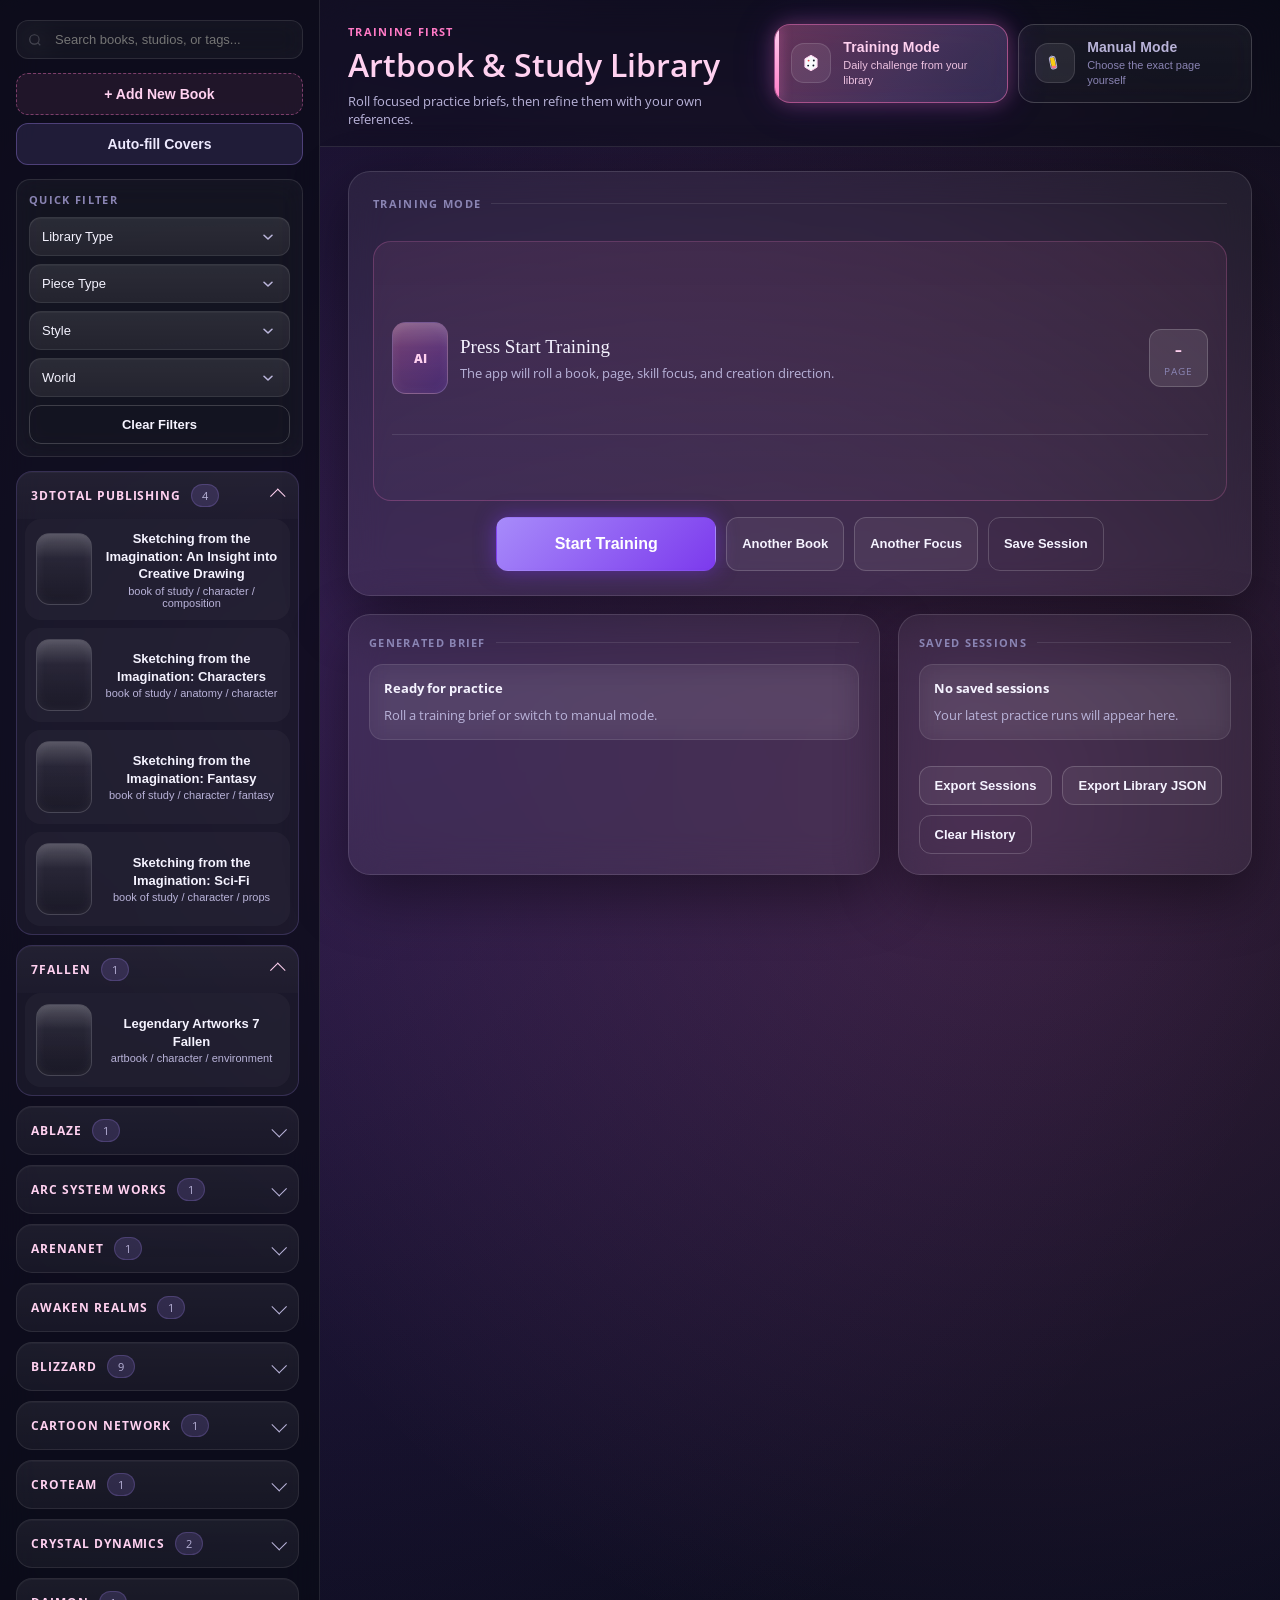
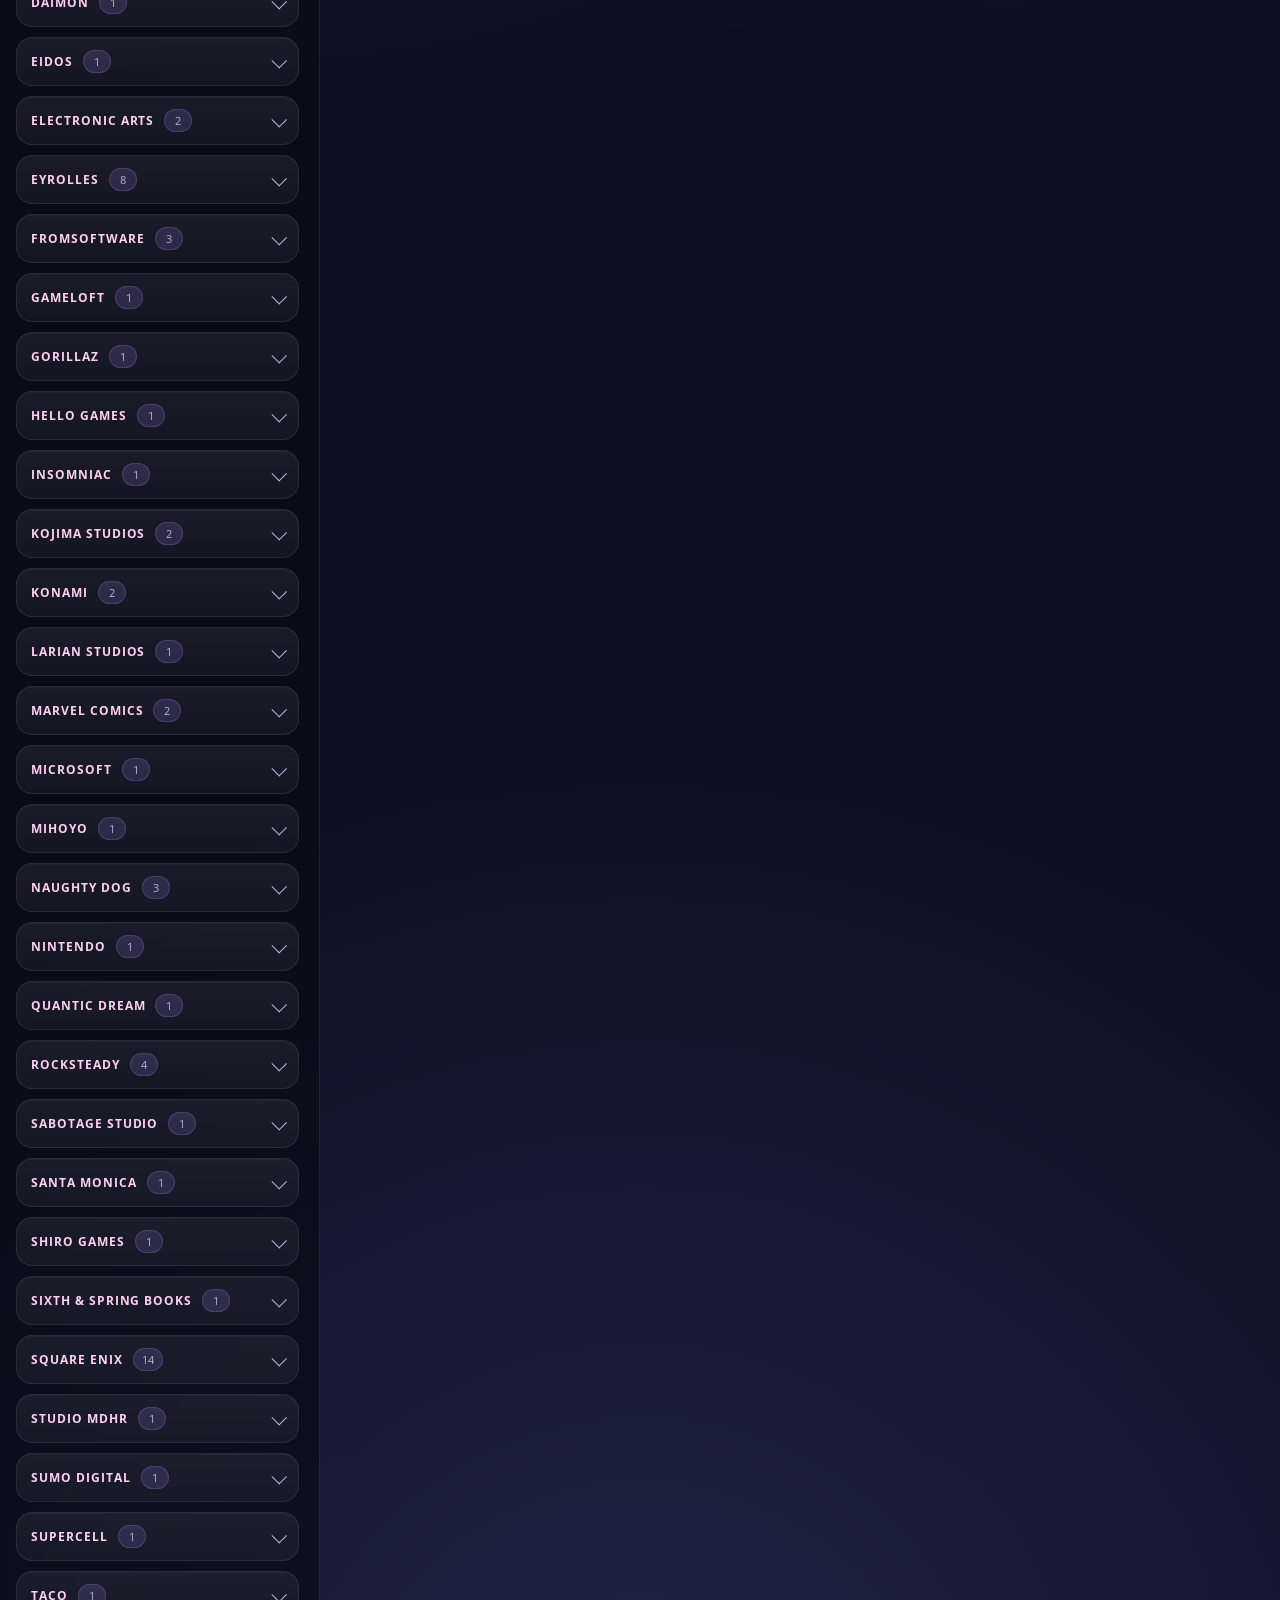
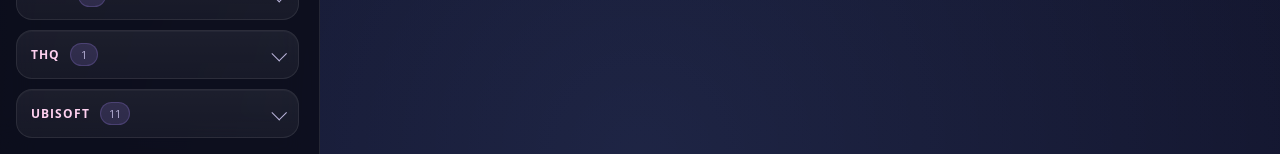
<file: index.html>
﻿<!DOCTYPE html>
<html lang="en">
<head>
  <meta charset="UTF-8">
  <meta http-equiv="refresh" content="0; url=./app.html">
  <meta name="viewport" content="width=device-width, initial-scale=1.0">
  <title>Redirecting...</title>
</head>
<body>
  <p>Redirecting to <a href="./app.html">app.html</a>...</p>
</body>
</html>
</file>
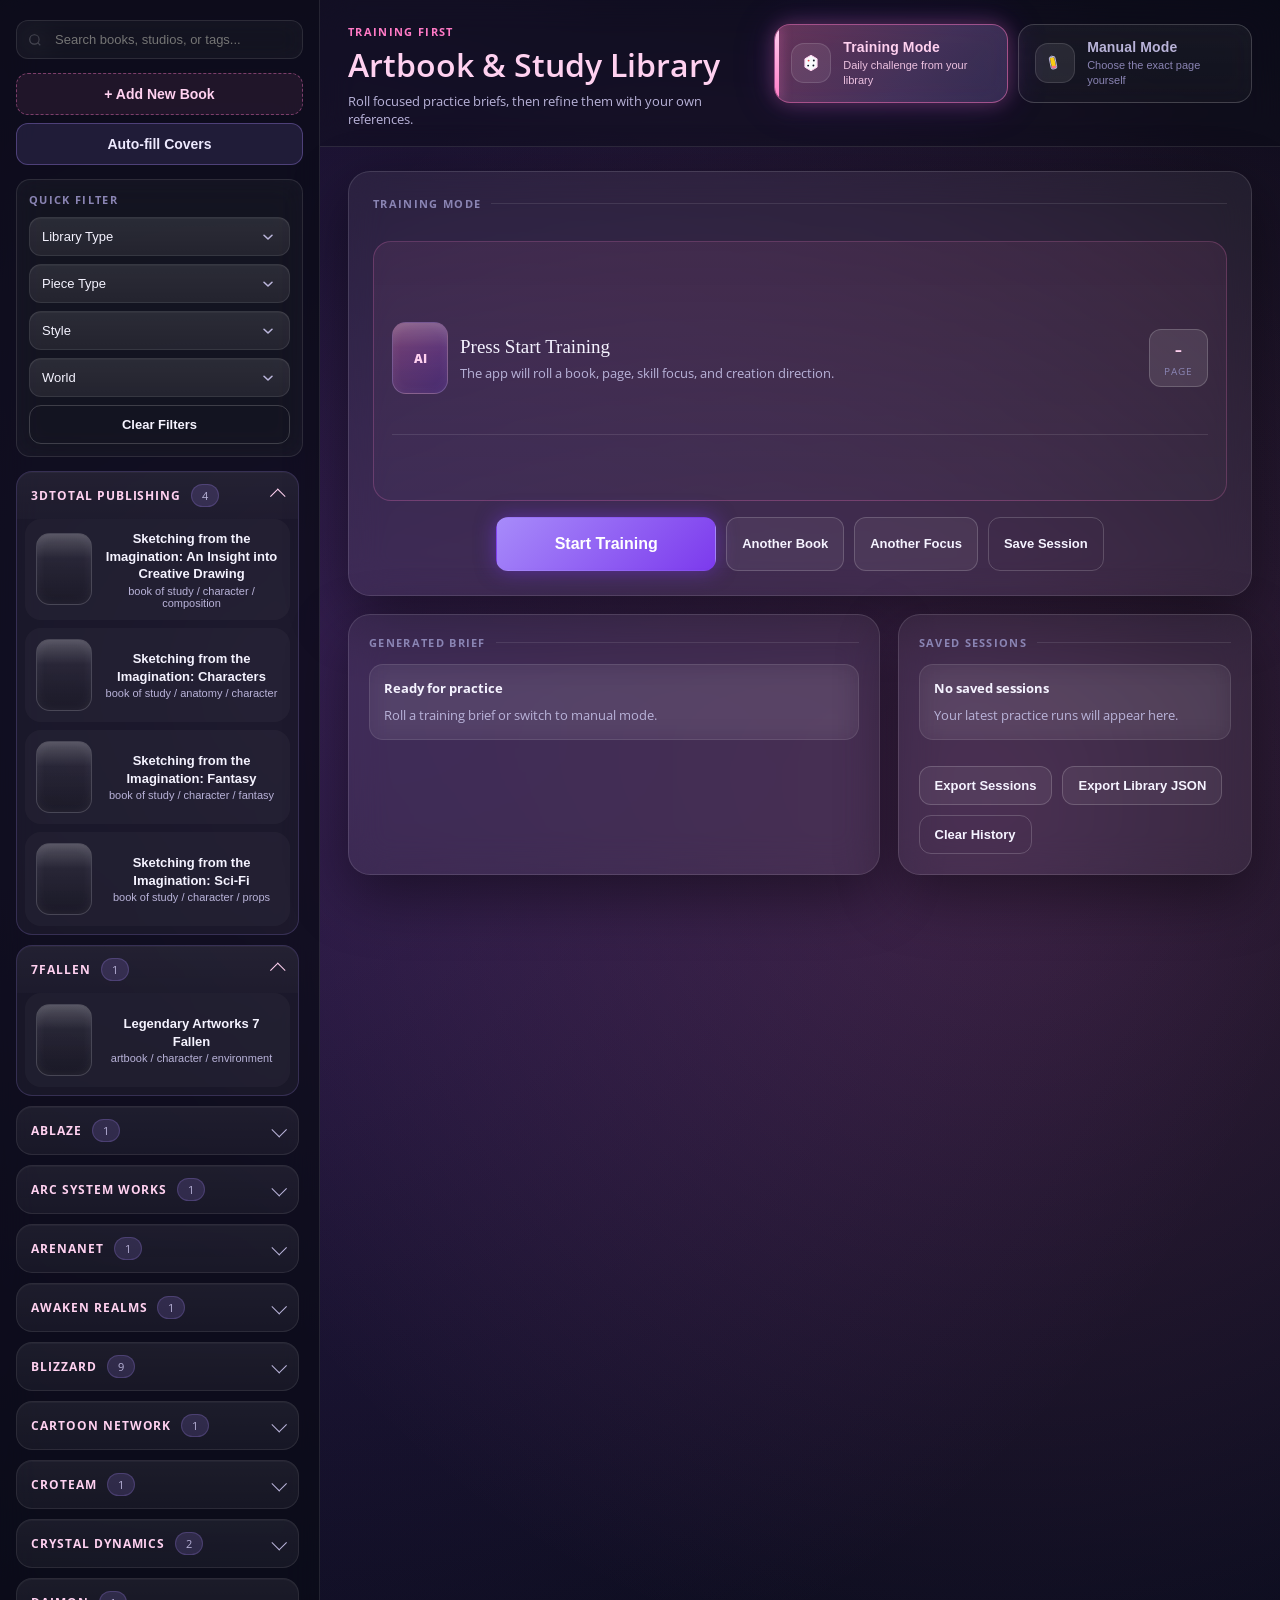
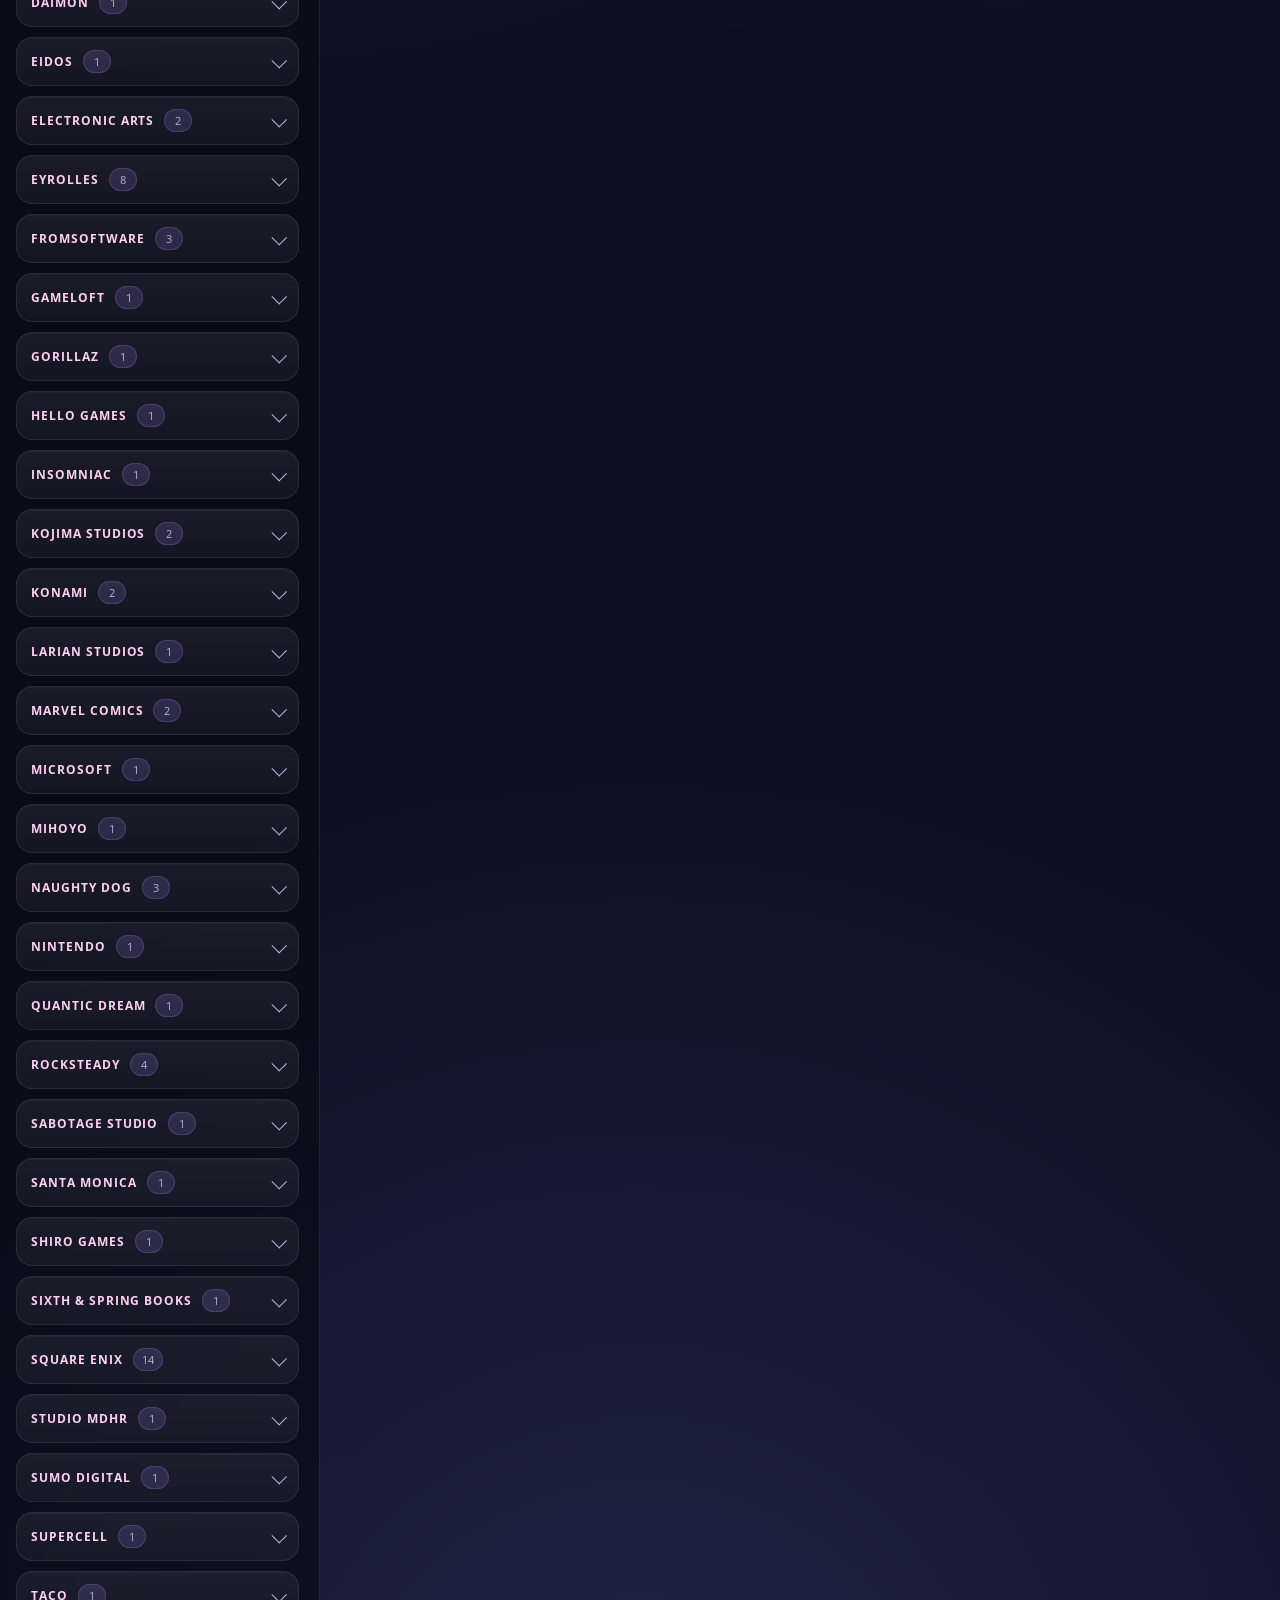
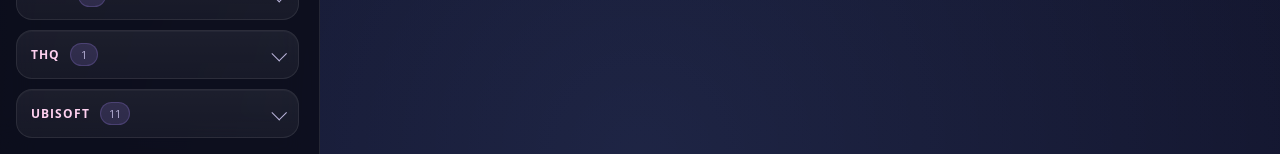
<file: app.html>
<!DOCTYPE html>
<html lang="en">
<head>
  <meta charset="UTF-8" />
  <meta name="viewport" content="width=device-width, initial-scale=1.0" />
  <title>Artbook & Study Library</title>
  <link href="https://fonts.googleapis.com/css2?family=Open+Sans:wght@300;400;600;700&display=swap" rel="stylesheet">
  <link rel="stylesheet" href="./style.css">
</head>
<body>
  <div class="app">
    <aside class="sidebar">

      <div class="search">
        <svg width="14" height="14" fill="none" stroke="currentColor" stroke-width="2" viewBox="0 0 24 24"><circle cx="11" cy="11" r="8"></circle><path d="m21 21-4.35-4.35"></path></svg>
        <input id="searchInput" type="text" placeholder="Search books, studios, or tags..." />
      </div>

      <div class="sidebar-actions">
        <button class="add-book-btn" id="addBookBtn" type="button">+ Add New Book</button>
        <button class="auto-cover-btn" id="autoFillBtn" type="button">Auto-fill Covers</button>
      </div>

      <div class="filters">
        <h3>Quick Filter</h3>
        <select id="filterLibraryType">
          <option value="">Library Type</option>
          <option value="study">book of study</option>
          <option value="artbook">artbook</option>
        </select>
        <select id="filterType">
          <option value="">Piece Type</option>
          <option value="character">character</option>
          <option value="environment">environment</option>
          <option value="props">props</option>
          <option value="ui">ui</option>
          <option value="creature">creature</option>
          <option value="keyart">keyart</option>
        </select>
        <select id="filterStyle">
          <option value="">Style</option>
          <option value="stylized">stylized</option>
          <option value="realistic">realistic</option>
          <option value="semi-realistic">semi-realistic</option>
          <option value="cartoon">cartoon</option>
          <option value="anime">anime</option>
        </select>
        <select id="filterWorld">
          <option value="">World</option>
          <option value="fantasy">fantasy</option>
          <option value="dark fantasy">dark fantasy</option>
          <option value="sci-fi">sci-fi</option>
          <option value="modern">modern</option>
          <option value="historical">historical</option>
          <option value="horror">horror</option>
          <option value="superhero">superhero</option>
        </select>
        <button class="btn ghost filter-reset-btn" id="clearFiltersBtn" type="button">Clear Filters</button>
      </div>

      <div class="status-box hidden" id="coverStatus"></div>
      <button class="mobile-library-toggle" id="mobileLibraryToggle" type="button" aria-expanded="false">Browse Library</button>
      <div class="library" id="library"></div>
    </aside>

    <main class="main">
      <header class="header">
        <div class="header-main">
          <div class="header-copy">
            <div class="eyebrow" id="headerEyebrow">Training first</div>
            <h2 id="headerTitle">Artbook & Study Library</h2>
            <div class="desc" id="headerDesc">Roll focused practice briefs, then refine them with your own references.</div>
          </div>
          <div class="header-tools">
            <div class="mode-row">
              <button class="mode-btn active" id="randomModeBtn" type="button">
                <span class="mode-icon" aria-hidden="true"><svg viewBox="0 0 24 24"><path d="M12 2.7 19.3 7v10L12 21.3 4.7 17V7Z" fill="#f8fafc" stroke="currentColor" stroke-width="1.2" stroke-linejoin="round"></path><circle cx="9.1" cy="9.1" r="1.15" fill="#ef4444"></circle><circle cx="14.9" cy="14.9" r="1.15" fill="#111827"></circle><circle cx="15.4" cy="8.9" r="1.15" fill="#111827"></circle><circle cx="8.6" cy="15.1" r="1.15" fill="#111827"></circle></svg></span>
                <span class="mode-copy">
                  <span class="mode-title">Training Mode</span>
                  <span class="mode-desc">Daily challenge from your library</span>
                </span>
              </button>
              <button class="mode-btn" id="manualModeBtn" type="button">
                <span class="mode-icon" aria-hidden="true"><svg viewBox="0 0 24 24"><g transform="rotate(-12 12 12)"><rect x="7.2" y="4.6" width="5.2" height="12.8" rx="1.7" fill="#facc15"></rect><rect x="7.2" y="15.1" width="5.2" height="2.8" fill="#fb7185"></rect><path d="M7.2 4.8 9.8 2l2.6 2.8Z" fill="#f8fafc"></path><path d="M9.8 2l1.1 1.2-1.1 1.2-1.1-1.2Z" fill="#111827"></path><rect x="6.4" y="3.9" width="6.8" height="14.6" rx="2.1" fill="none" stroke="currentColor" stroke-width="1.2"></rect></g></svg></span>
                <span class="mode-copy">
                  <span class="mode-title">Manual Mode</span>
                  <span class="mode-desc">Choose the exact page yourself</span>
                </span>
              </button>
            </div>
          </div>
        </div>
      </header>

      <section class="content">
  <div id="randomMode" class="view active random-stack">
    <div class="panel hero-challenge training-hero-panel">
      <div class="panel-title">Training Mode</div>
      <div class="mission-card training-card" id="missionCard">
        <div class="mission-top">
          <div class="mission-book">
            <div class="book-thumb" style="background:linear-gradient(135deg, rgba(255,122,198,0.28), rgba(124,58,237,0.28)); color: var(--accent-2);"><span>AI</span></div>
            <div>
              <h3 class="mission-title">Press Start Training</h3>
              <div class="mission-sub">The app will roll a book, page, skill focus, and creation direction.</div>
            </div>
          </div>
          <div class="mission-page">
            <strong>-</strong>
            <span>page</span>
          </div>
        </div>
        <div class="tags" id="missionTags"></div>
      </div>
      <div class="actions training-hero-actions">
        <button class="btn primary training-start-btn" id="rollBtn" type="button">Start Training</button>
        <button class="btn" id="rerollBookBtn" type="button">Another Book</button>
        <button class="btn" id="rerollTwistBtn" type="button">Another Focus</button>
        <button class="btn ghost" id="saveSessionBtn" type="button">Save Session</button>
      </div>
    </div>


    <div class="panel image-panel hidden">
      <div class="panel-title">Image Reference</div>
      <div class="image-panel-copy">Upload an image or take a photo to generate a visual practice brief from what you are seeing.</div>
      <div class="upload-box" id="referenceDropZone" tabindex="0">
        <input class="hidden" id="referenceImageInput" type="file" accept="image/*" />
        <input class="hidden" id="referenceCameraInput" type="file" accept="image/*" capture="environment" />
        <div class="upload-icon">^</div>
        <div class="upload-title">Click to upload image or drag it here</div>
        <div class="upload-subtitle">You can use a screenshot, a page photo, or any visual reference.</div>
        <div class="actions upload-actions">
          <button class="btn" id="pickReferenceBtn" type="button">Upload Image</button>
          <button class="btn ghost" id="cameraReferenceBtn" type="button">Take Photo</button>
          <button class="btn ghost hidden" id="clearReferenceBtn" type="button">Clear</button>
        </div>
      </div>
      <div class="image-preview hidden" id="referencePreview">
        <img id="referencePreviewImg" alt="Reference preview" />
        <div class="image-preview-copy">
          <strong id="referencePreviewName">Reference image ready</strong>
          <span id="referencePreviewMeta">Use it to generate a brief with image analysis.</span>
        </div>
      </div>
      <div class="actions" style="margin-top:14px;">
        <button class="btn primary" id="generateImageBriefBtn" type="button">Generate Brief From Image</button>
      </div>
      <div class="status-box hidden image-brief-status" id="imageBriefStatus"></div>
      <div class="image-brief-prompt hidden" id="imageBriefPrompt"></div>
    </div>

  </div>
  <div id="manualMode" class="view hidden">
    <div class="manual-grid">
      <div>
        <div class="panel practice-panel">
          <div class="panel-title">Practice Setup</div>
          <div class="field-grid compact-grid">
            <div class="field">
              <label>Skill Focus</label>
              <select id="manualSkillFocus"></select>
            </div>
            <div class="field">
              <label>Creation Type</label>
              <select id="creationTypeSelect"></select>
            </div>
            <div class="field">
              <label>Piece Type</label>
              <select id="manualType">
                <option value="character">character</option>
                <option value="environment">environment</option>
                <option value="props">props</option>
                <option value="ui">ui</option>
                <option value="creature">creature</option>
                <option value="keyart">keyart</option>
              </select>
            </div>
            <div class="field">
              <label>Difficulty</label>
              <select id="manualDifficulty">
                <option value="easy">easy</option>
                <option value="medium" selected>medium</option>
                <option value="hard">hard</option>
              </select>
            </div>
            <div class="field">
              <label>Available Time</label>
              <select id="manualTime">
                <option value="30 min">30 min</option>
                <option value="45 min">45 min</option>
                <option value="1 hour" selected>1 hour</option>
                <option value="2 hours">2 hours</option>
              </select>
            </div>
            <div class="field">
              <label>Page</label>
              <input id="manualPage" type="number" min="1" placeholder="e.g. 42" />
            </div>
            <div class="field full">
              <label>Elements to Explore</label>
              <div class="chips multi-grid" id="exploreChips"></div>
            </div>
            <div class="field full">
              <label>Medium / Tool</label>
              <div class="chips multi-grid" id="toolChips"></div>
            </div>
            <div class="field full">
              <label>Notes</label>
              <textarea id="manualNotes" placeholder="Optional note for today's practice."></textarea>
            </div>
          </div>
          <div class="actions">
            <button class="btn primary" id="generateManualBtn" type="button">Generate Brief</button>
            <button class="btn ghost" id="useSelectedPageBtn" type="button">Suggest Page</button>
          </div>
        </div>
      </div>

      <div>
        <div class="panel">
          <div class="panel-title">Selected Book</div>
          <div id="selectedBookCard">
            <div class="mini-card">
              <h4>No book selected</h4>
              <p>Choose a book from the library to start.</p>
            </div>
          </div>
          <div class="mini-card">
            <h4>Library Grouping</h4>
            <p>Books are grouped by company/studio when available from your Libib data.</p>
          </div>
        </div>
      </div>
    </div>
  </div>

  <div class="output-grid">
    <div class="panel brief">
      <div class="panel-title">Generated Brief</div>
      <div id="briefOutput">
        <div class="mini-card">
          <h4>Ready for practice</h4>
          <p>Roll a training brief or switch to manual mode.</p>
        </div>
      </div>
    </div>

    <div class="panel">
      <div class="panel-title">Saved Sessions</div>
      <div class="sessions" id="savedSessions"></div>
      <div class="actions" style="margin-top:14px;">
        <button class="btn" id="exportBtn" type="button">Export Sessions</button>
        <button class="btn" id="exportLibraryBtn" type="button">Export Library JSON</button>
        <button class="btn ghost" id="clearBtn" type="button">Clear History</button>
      </div>
    </div>
  </div>
</section>
    </main>
  </div>

  <div class="modal hidden" id="addBookModal" aria-hidden="true">
    <div class="modal-backdrop" id="modalBackdrop"></div>
    <div class="modal-card" role="dialog" aria-modal="true" aria-labelledby="modalTitle">
      <div class="modal-head">
        <div>
          <div class="modal-kicker">Library</div>
          <h3 id="modalTitle">Add New Book</h3>
        </div>
        <button class="modal-close" id="closeModalBtn" aria-label="Close" type="button">�</button>
      </div>

      <div class="field-grid">
        <div class="field full">
          <label>Paste From Libib</label>
          <textarea id="newBookImportText" placeholder="Paste a Libib block here and let the app extract the title, publisher, ISBNs, and cover."></textarea>
        </div>
        <div class="field full">
          <button class="btn" id="parseImportBtn" type="button">Auto-fill From Pasted Text</button>
        </div>
        <div class="field">
          <label>Library Type</label>
          <select id="newBookLibraryType">
            <option value="artbook" selected>artbook</option>
            <option value="study">book of study</option>
          </select>
        </div>
        <div class="field">
          <label>Title</label>
          <input id="newBookTitle" type="text" placeholder="e.g. The Art of Hades" />
        </div>
        <div class="field">
          <label>Publisher / Studio</label>
          <input id="newBookPublisher" type="text" placeholder="e.g. Supergiant Games" />
        </div>
        <div class="field">
          <label>Initials</label>
          <input id="newBookInitials" type="text" maxlength="3" placeholder="SG" />
        </div>
        <div class="field">
          <label>Color</label>
          <input id="newBookColor" type="color" value="#a78bfa" style="height:46px; padding:6px;" />
        </div>
        <div class="field">
          <label>ISBN-13</label>
          <input id="newBookIsbn13" type="text" inputmode="numeric" placeholder="978..." />
        </div>
        <div class="field">
          <label>ISBN-10</label>
          <input id="newBookIsbn10" type="text" inputmode="numeric" placeholder="10-digit ISBN" />
        </div>
        <div class="field full">
          <label>Cover URL</label>
          <input id="newBookCover" type="url" placeholder="https://.../cover.jpg" />
        </div>
        <div class="field full">
          <label>Tags</label>
          <div class="chips" id="bookTagChips"></div>
        </div>
        <div class="field full">
          <label>Notes</label>
          <textarea id="newBookNotes" placeholder="Optional note about this book."></textarea>
        </div>
      </div>

      <div class="mini-card" id="newBookPreview">
        <h4>Preview</h4>
        <p>Fill in the fields to preview the library card.</p>
      </div>

      <div class="actions">
        <button class="btn primary" id="saveBookBtn" type="button">Save Book</button>
        <button class="btn ghost" id="cancelModalBtn" type="button">Cancel</button>
      </div>
    </div>
  </div>

  <script src="./app.js"></script>
</body>
</html>
</file>
<file: style.css>
﻿:root {
      --bg: #0b0b1a;
      --panel: rgba(255,255,255,0.06);
      --panel-2: rgba(255,255,255,0.08);
      --panel-3: rgba(255,255,255,0.1);
      --line: rgba(255,255,255,0.1);
      --line-2: rgba(255,255,255,0.18);
      --text: #f5f3ff;
      --muted: #b9b3d9;
      --soft: #8a84b3;
      --accent: #ff7ac6;
      --accent-2: #ffd1f0;
      --accent-bg: rgba(255,122,198,0.14);
      --violet: #a78bfa;
      --violet-2: #7c3aed;
      --blue: #7aa2ff;
      --green: #6df0c2;
      --radius: 14px;
      --radius-lg: 22px;
      --shadow: 0 20px 60px rgba(0,0,0,0.45);
    }

    * { box-sizing: border-box; }
    html { scroll-behavior: smooth; }
    body {
      margin: 0;
      min-height: 100vh;
      color: var(--text);
      font-family: "Open Sans", Inter, system-ui, sans-serif;
      background:
        radial-gradient(circle at 20% 20%, rgba(168,85,247,0.22), transparent 38%),
        radial-gradient(circle at 78% 24%, rgba(255,122,198,0.18), transparent 32%),
        radial-gradient(circle at 50% 100%, rgba(122,162,255,0.14), transparent 30%),
        linear-gradient(180deg, #0b0b1a 0%, #0f1026 100%);
    }

    .app {
      display: grid;
      grid-template-columns: 320px 1fr;
      min-height: 100vh;
    }

    .sidebar {
      background: rgba(10, 12, 22, 0.74);
      backdrop-filter: blur(18px);
      -webkit-backdrop-filter: blur(18px);
      border-right: 1px solid var(--line);
      padding: 20px 16px 16px;
      display: flex;
      flex-direction: column;
      gap: 14px;
      min-width: 0;
    }

    .brand { padding: 8px 10px 2px; }
    .brand h1 {
      margin: 0;
      font-family: "Open Sans", Inter, system-ui, sans-serif;
      font-weight: 600;
      font-size: 28px;
      color: var(--accent-2);
      letter-spacing: 0.02em;
    }
    .brand p {
      margin: 6px 0 0;
      color: var(--muted);
      font-size: 12px;
      font-style: italic;
    }

    .search { position: relative; }
    .search input {
      width: 100%;
      border: 1px solid var(--line);
      background: rgba(255,255,255,0.04);
      color: var(--text);
      padding: 11px 12px 11px 38px;
      border-radius: 12px;
      outline: none;
      font-size: 13px;
      backdrop-filter: blur(12px);
    }
    .search svg {
      position: absolute;
      left: 12px;
      top: 50%;
      transform: translateY(-50%);
      opacity: 0.55;
    }

    .sidebar-actions {
      display: grid;
      gap: 8px;
    }
    .add-book-btn,
    .auto-cover-btn {
      width: 100%;
      padding: 12px 14px;
      border-radius: 12px;
      cursor: pointer;
      font-weight: 700;
      font-size: 14px;
      text-align: center;
      transition: 0.2s ease;
    }
    .add-book-btn {
      border: 1px dashed rgba(255,122,198,0.42);
      background: rgba(255,122,198,0.08);
      color: var(--accent-2);
    }
    .add-book-btn:hover {
      background: rgba(255,122,198,0.14);
      border-color: rgba(255,122,198,0.58);
      transform: translateY(-1px);
    }
    .auto-cover-btn {
      border: 1px solid rgba(167,139,250,0.34);
      background: rgba(167,139,250,0.12);
      color: #ede9fe;
    }
    .auto-cover-btn:hover {
      background: rgba(167,139,250,0.18);
      transform: translateY(-1px);
    }
    .auto-cover-btn:disabled {
      cursor: wait;
      opacity: 0.7;
    }

    .filters {
      display: grid;
      gap: 8px;
      padding: 12px;
      background: rgba(255,255,255,0.04);
      border: 1px solid var(--line);
      border-radius: var(--radius);
      backdrop-filter: blur(14px);
    }
    .filters h3 {
      margin: 0 0 2px;
      font-size: 11px;
      text-transform: uppercase;
      letter-spacing: 0.12em;
      color: var(--soft);
    }
    .filter-reset-btn {
      width: 100%;
      justify-content: center;
      padding: 10px 12px;
      font-size: 12px;
    }
    .filters select,
    input,
    textarea,
    .field select {
      width: 100%;
      background: rgba(255,255,255,0.05);
      color: var(--text);
      border: 1px solid var(--line);
      border-radius: 12px;
      padding: 11px 12px;
      font-size: 13px;
      outline: none;
    }
    .filters select,
    .field select {
      appearance: none;
      -webkit-appearance: none;
      -moz-appearance: none;
      padding-right: 42px;
      background-image:
        linear-gradient(180deg, rgba(255,255,255,0.05), rgba(255,255,255,0.02)),
        url("data:image/svg+xml,%3Csvg xmlns='http://www.w3.org/2000/svg' width='14' height='14' viewBox='0 0 14 14' fill='none'%3E%3Cpath d='M3 5.25 7 9l4-3.75' stroke='%23b9b3d9' stroke-width='1.6' stroke-linecap='round' stroke-linejoin='round'/%3E%3C/svg%3E");
      background-repeat: no-repeat, no-repeat;
      background-position: 0 0, right 14px center;
      background-size: auto, 14px;
      box-shadow: inset 0 1px 0 rgba(255,255,255,0.04);
      cursor: pointer;
      color-scheme: dark;
      transition: border-color 0.2s ease, background-color 0.2s ease, box-shadow 0.2s ease;
    }
    .filters select:hover,
    .field select:hover {
      border-color: rgba(167,139,250,0.32);
      background-color: rgba(255,255,255,0.07);
    }
    .filters select:focus,
    .field select:focus,
    input:focus,
    textarea:focus {
      border-color: rgba(255,122,198,0.4);
      box-shadow: 0 0 0 3px rgba(167,139,250,0.12);
    }
    .filters select option,
    .field select option {
      background: #161729;
      color: var(--text);
    }
    textarea {
      min-height: 94px;
      resize: vertical;
      line-height: 1.45;
      font-family: inherit;
    }
    #newBookImportText {
      min-height: 124px;
    }

    .library {
      overflow: auto;
      padding-right: 4px;
      display: grid;
      gap: 10px;
    }

    .library-group {
      background: rgba(255,255,255,0.03);
      border: 1px solid var(--line);
      border-radius: 16px;
      overflow: hidden;
      box-shadow: inset 0 1px 0 rgba(255,255,255,0.03);
    }
    .library-group[open] {
      background: rgba(255,255,255,0.045);
      border-color: rgba(167,139,250,0.2);
    }
    .library-group-summary {
      list-style: none;
      display: flex;
      align-items: center;
      justify-content: space-between;
      gap: 10px;
      padding: 12px 14px;
      cursor: pointer;
      color: var(--text);
      user-select: none;
      background: linear-gradient(180deg, rgba(255,255,255,0.04), rgba(255,255,255,0.015));
    }
    .library-group-summary::-webkit-details-marker {
      display: none;
    }
    .library-group-name {
      font-size: 12px;
      font-weight: 700;
      letter-spacing: 0.08em;
      text-transform: uppercase;
      color: var(--accent-2);
    }
    .library-group-count {
      min-width: 28px;
      padding: 3px 8px;
      border-radius: 999px;
      background: rgba(167,139,250,0.16);
      border: 1px solid rgba(167,139,250,0.22);
      color: var(--muted);
      font-size: 11px;
      text-align: center;
    }
    .library-group-summary::after {
      content: "";
      width: 10px;
      height: 10px;
      margin-left: auto;
      border-right: 1.5px solid var(--muted);
      border-bottom: 1.5px solid var(--muted);
      transform: rotate(45deg) translateY(-1px);
      transition: transform 0.2s ease, border-color 0.2s ease;
      flex: 0 0 auto;
    }
    .library-group[open] .library-group-summary::after {
      transform: rotate(-135deg) translateY(-1px);
      border-color: var(--accent-2);
    }
    .library-group-list {
      display: grid;
      gap: 8px;
      padding: 0 8px 8px;
    }

    .book {
      display: grid;
      grid-template-columns: 56px 1fr;
      align-items: center;
      gap: 12px;
      padding: 10px;
      border-radius: 16px;
      cursor: pointer;
      border: 1px solid transparent;
      transition: all 0.25s ease;
      position: relative;
      overflow: hidden;
      background: rgba(255,255,255,0.03);
    }
    .book::after {
      content: "";
      position: absolute;
      inset: 0;
      background: radial-gradient(circle at center, rgba(167,139,250,0.18), transparent 60%);
      opacity: 0;
      transition: 0.3s ease;
      pointer-events: none;
    }
    .book:hover {
      transform: translateY(-3px) scale(1.015);
      background: rgba(255,255,255,0.06);
      border-color: rgba(167,139,250,0.24);
      box-shadow: 0 10px 24px rgba(0,0,0,0.25);
    }
    .book:hover::after { opacity: 1; }
    .book.active {
      background: linear-gradient(135deg, rgba(255,122,198,0.16), rgba(167,139,250,0.12));
      border-color: rgba(255,122,198,0.32);
      box-shadow: 0 0 0 1px rgba(255,122,198,0.1), 0 12px 30px rgba(0,0,0,0.28);
    }

    .book-thumb {
      width: 56px;
      height: 72px;
      border-radius: 14px;
      display: flex;
      align-items: center;
      justify-content: center;
      font-size: 12px;
      font-weight: 800;
      color: white;
      border: 1px solid rgba(255,255,255,0.18);
      box-shadow: inset 0 0 12px rgba(255,255,255,0.08);
      overflow: hidden;
      position: relative;
      background-size: cover;
      background-position: center;
      background-repeat: no-repeat;
    }
    .book-thumb.has-cover { color: transparent; }
    .book-thumb::before {
      content: "";
      position: absolute;
      inset: 0;
      background: linear-gradient(180deg, rgba(255,255,255,0.18), transparent 35%, rgba(0,0,0,0.12));
      pointer-events: none;
      z-index: 1;
    }
    .book-thumb span {
      position: relative;
      z-index: 2;
    }
    .book-meta {
      min-width: 0;
      display: flex;
      flex-direction: column;
      gap: 2px;
    }
    .book-title {
      font-size: 13px;
      line-height: 1.35;
      color: var(--text);
      font-weight: 600;
    }
    .book-sub {
      font-size: 11px;
      color: var(--muted);
    }

    .main {
      display: flex;
      flex-direction: column;
      min-width: 0;
    }

    .header {
      padding: 24px 28px 18px;
      border-bottom: 1px solid var(--line);
      background: rgba(10,12,22,0.35);
      backdrop-filter: blur(16px);
    }
    .header-main {
      display: flex;
      justify-content: space-between;
      gap: 20px;
      align-items: flex-start;
      width: 100%;
    }
    .header-copy { min-width: 0; }
    .header-tools {
      display: flex;
      justify-content: flex-end;
      min-width: 420px;
    }
    .eyebrow {
      color: var(--accent);
      text-transform: uppercase;
      letter-spacing: 0.12em;
      font-size: 11px;
      font-weight: 700;
      margin-bottom: 8px;
    }
    .header h2 {
      margin: 0;
      font-family: "Open Sans", Inter, system-ui, sans-serif;
      font-size: 32px;
      font-weight: 600;
      line-height: 1.15;
      color: var(--accent-2);
    }
    .desc {
      color: var(--muted);
      font-size: 13px;
      max-width: 860px;
      margin-top: 8px;
    }

    .mode-row {
      display: grid;
      grid-template-columns: 1fr 1fr;
      gap: 10px;
      width: 100%;
      max-width: 540px;
    }
    .mode-btn {
      position: relative;
      display: flex;
      align-items: center;
      gap: 12px;
      justify-content: flex-start;
      background: linear-gradient(180deg, rgba(255,255,255,0.05), rgba(255,255,255,0.03));
      border: 1px solid var(--line-2);
      color: var(--muted);
      padding: 14px 16px;
      border-radius: 16px;
      cursor: pointer;
      font-weight: 700;
      font-size: 14px;
      text-align: left;
      min-height: 74px;
      transition: 0.24s ease;
      overflow: hidden;
      backdrop-filter: blur(12px);
    }
    .mode-btn::before {
      content: "";
      position: absolute;
      inset: 0;
      background: linear-gradient(135deg, rgba(255,122,198,0.16), rgba(167,139,250,0.08) 60%, transparent);
      opacity: 0;
      transition: 0.24s ease;
      pointer-events: none;
    }
    .mode-btn:hover {
      transform: translateY(-2px);
      border-color: rgba(255,122,198,0.28);
      color: var(--text);
    }
    .mode-btn:hover::before { opacity: 1; }
    .mode-btn.active {
      background: linear-gradient(135deg, rgba(255,122,198,0.24), rgba(167,139,250,0.24));
      color: var(--accent-2);
      border-color: rgba(255,122,198,0.52);
      box-shadow: 0 0 20px rgba(255,122,198,0.28), 0 0 44px rgba(124,58,237,0.18);
      animation: pulseGlow 2.5s infinite;
    }
    .mode-btn.active::before { opacity: 1; }
    .mode-btn.active::after {
      content: "";
      position: absolute;
      left: 0;
      top: 0;
      bottom: 0;
      width: 4px;
      background: linear-gradient(180deg, var(--accent-2), var(--accent));
      border-radius: 4px;
      box-shadow: 0 0 12px rgba(255,122,198,0.58);
    }
    .mode-icon {
      position: relative;
      z-index: 1;
      width: 40px;
      height: 40px;
      border-radius: 13px;
      display: flex;
      align-items: center;
      justify-content: center;
      background: rgba(255,255,255,0.08);
      border: 1px solid rgba(255,255,255,0.12);
      flex-shrink: 0;
      font-size: 18px;
    }
    .mode-icon svg {
      width: 20px;
      height: 20px;
      display: block;
    }
    .mode-copy {
      position: relative;
      z-index: 1;
      display: flex;
      flex-direction: column;
      gap: 3px;
      min-width: 0;
    }
    .mode-title {
      font-size: 14px;
      font-weight: 800;
      letter-spacing: 0.01em;
    }
    .mode-desc {
      font-size: 11px;
      line-height: 1.35;
      color: var(--soft);
      font-weight: 500;
    }
    .mode-btn.active .mode-desc { color: rgba(255,209,240,0.9); }

    .content {
      padding: 24px 28px 28px;
      display: grid;
      gap: 18px;
    }

    .panel {
      background: rgba(255,255,255,0.06);
      border: 1px solid rgba(255,255,255,0.12);
      border-radius: var(--radius-lg);
      padding: 20px;
      box-shadow: var(--shadow);
      backdrop-filter: blur(18px);
      -webkit-backdrop-filter: blur(18px);
    }
    .panel-title {
      margin: 0 0 14px;
      font-size: 11px;
      text-transform: uppercase;
      letter-spacing: 0.12em;
      color: var(--soft);
      display: flex;
      align-items: center;
      gap: 10px;
      font-weight: 700;
    }
    .panel-title::after {
      content: "";
      height: 1px;
      background: var(--line);
      flex: 1;
    }

    .manual-grid,
    .output-grid {
      display: grid;
      gap: 18px;
    }
    .manual-grid { grid-template-columns: 1.2fr 1fr; }
    .output-grid { grid-template-columns: 1.2fr 0.8fr; }

    .field-grid {
      display: grid;
      grid-template-columns: repeat(2, minmax(0, 1fr));
      gap: 12px;
      margin-bottom: 12px;
    }
    .field {
      display: grid;
      gap: 6px;
    }
    .field.full { grid-column: 1 / -1; }
    label {
      font-size: 11px;
      letter-spacing: 0.08em;
      text-transform: uppercase;
      color: var(--soft);
      font-weight: 700;
    }

    .chips {
      display: flex;
      flex-wrap: wrap;
      gap: 8px;
    }
    .chip-wrap {
      position: relative;
      display: inline-flex;
    }
    .chip {
      padding: 7px 12px;
      border-radius: 999px;
      border: 1px solid var(--line);
      background: transparent;
      color: var(--muted);
      cursor: pointer;
      font-size: 13px;
      transition: 0.2s ease;
    }
    .chip:hover {
      transform: translateY(-1px);
      border-color: rgba(167,139,250,0.28);
    }
    .chip.active {
      background: var(--accent-bg);
      border-color: rgba(255,122,198,0.36);
      color: var(--accent-2);
    }
    .chip-tip {
      position: absolute;
      left: 50%;
      bottom: calc(100% + 12px);
      transform: translateX(-50%) translateY(4px);
      width: 280px;
      background: rgba(17,18,23,0.98);
      border: 1px solid rgba(255,122,198,0.26);
      border-radius: 14px;
      padding: 12px;
      box-shadow: var(--shadow);
      opacity: 0;
      pointer-events: none;
      transition: 0.18s ease;
      z-index: 20;
    }
    .chip-tip::after {
      content: "";
      position: absolute;
      left: 50%;
      top: 100%;
      transform: translateX(-50%);
      border-width: 8px;
      border-style: solid;
      border-color: rgba(255,122,198,0.26) transparent transparent transparent;
    }
    .chip-wrap:hover .chip-tip,
    .chip-wrap:focus-within .chip-tip {
      opacity: 1;
      transform: translateX(-50%) translateY(0);
    }
    .chip-tip h5 {
      margin: 0 0 8px;
      font-size: 12px;
      color: var(--accent-2);
      letter-spacing: 0.04em;
      text-transform: uppercase;
    }
    .chip-tip p {
      margin: 0;
      color: var(--muted);
      font-size: 12px;
      line-height: 1.5;
    }

    .hero-challenge {
      display: grid;
      gap: 16px;
    }
    .mission-card {
      background: linear-gradient(180deg, rgba(255,122,198,0.08), rgba(255,255,255,0.02));
      border: 1px solid rgba(255,122,198,0.22);
      border-radius: 18px;
      padding: 18px;
      min-height: 154px;
      transition: transform 0.22s ease, box-shadow 0.22s ease;
    }
    .mission-card.rolling {
      animation: cardRoll 0.12s linear infinite alternate;
    }
    .mission-top {
      display: flex;
      align-items: center;
      gap: 14px;
      justify-content: space-between;
      padding-bottom: 12px;
      margin-bottom: 12px;
      border-bottom: 1px solid var(--line);
    }
    .mission-book {
      display: flex;
      gap: 12px;
      min-width: 0;
      align-items: center;
    }
    .mission-page {
      background: var(--panel-3);
      border: 1px solid var(--line-2);
      border-radius: 12px;
      padding: 8px 14px;
      text-align: center;
      flex-shrink: 0;
    }
    .mission-page strong {
      display: block;
      font-size: 22px;
      font-family: Georgia, serif;
      color: var(--accent-2);
      line-height: 1;
    }
    .mission-page span {
      display: block;
      font-size: 10px;
      letter-spacing: 0.1em;
      color: var(--soft);
      text-transform: uppercase;
      margin-top: 4px;
    }
    .mission-title {
      margin: 0;
      font-size: 19px;
      font-family: Georgia, serif;
      font-weight: 500;
      line-height: 1.35;
    }
    .mission-sub {
      margin-top: 4px;
      color: var(--muted);
      font-size: 13px;
    }

    .tags {
      display: flex;
      flex-wrap: wrap;
      gap: 8px;
    }
    .tag {
      padding: 6px 10px;
      border-radius: 999px;
      font-size: 12px;
      border: 1px solid var(--line-2);
      background: rgba(255,255,255,0.04);
      color: var(--text);
    }
    .tag.type { color: var(--blue); }
    .tag.style { color: var(--green); }
    .tag.world { color: var(--violet); }
    .tag.goal { color: var(--accent-2); }

    .actions {
      display: flex;
      flex-wrap: wrap;
      gap: 10px;
    }
    .btn {
      border: 1px solid var(--line-2);
      background: rgba(255,255,255,0.06);
      color: var(--text);
      padding: 11px 15px;
      border-radius: 12px;
      cursor: pointer;
      font-weight: 600;
      font-size: 13px;
      transition: 0.2s ease;
    }
    .btn:hover { transform: translateY(-1px); }
    .btn:disabled {
      opacity: 0.7;
      cursor: wait;
      transform: none;
    }
    .btn.primary {
      background: linear-gradient(135deg, var(--violet), var(--violet-2));
      color: white;
      border-color: transparent;
      box-shadow: 0 0 20px rgba(124,58,237,0.5);
    }
    .btn.ghost { background: transparent; }

    .brief h3 {
      margin: 0 0 16px;
      font-family: Georgia, serif;
      font-size: 26px;
      font-weight: 500;
      color: var(--accent-2);
    }
    .section {
      padding-bottom: 16px;
      margin-bottom: 16px;
      border-bottom: 1px solid var(--line);
    }
    .section:last-child {
      margin-bottom: 0;
      padding-bottom: 0;
      border-bottom: none;
    }
    .section small {
      display: block;
      font-size: 10px;
      text-transform: uppercase;
      letter-spacing: 0.12em;
      color: var(--accent);
      font-weight: 700;
      margin-bottom: 8px;
    }
    .section p,
    .section li {
      color: var(--muted);
      line-height: 1.65;
      font-size: 14px;
    }
    .section ul {
      margin: 0;
      padding-left: 18px;
    }

    .mini-card,
    .session-item,
    .status-box {
      background: rgba(255,255,255,0.05);
      border: 1px solid rgba(255,255,255,0.1);
      border-radius: 14px;
      padding: 14px;
      backdrop-filter: blur(12px);
    }
    .mini-card { margin-bottom: 12px; }
    .mini-card h4,
    .session-item strong {
      margin: 0 0 8px;
      font-size: 13px;
      color: var(--text);
      display: block;
    }
    .mini-card p,
    .session-item span,
    .status-box {
      margin: 0;
      color: var(--muted);
      font-size: 13px;
      line-height: 1.55;
    }
    .status-box.hidden { display: none !important; }
    .sessions {
      display: grid;
      gap: 10px;
    }

    .modal {
      position: fixed;
      inset: 0;
      z-index: 80;
      display: flex;
      align-items: center;
      justify-content: center;
      padding: 20px;
    }
    .modal.hidden { display: none !important; }
    .modal-backdrop {
      position: absolute;
      inset: 0;
      background: rgba(5,6,10,0.72);
      backdrop-filter: blur(8px);
    }
    .modal-card {
      position: relative;
      width: min(760px, 100%);
      max-height: calc(100vh - 40px);
      overflow: auto;
      background: linear-gradient(180deg, rgba(23,25,31,0.98), rgba(16,18,23,0.98));
      border: 1px solid rgba(255,122,198,0.22);
      border-radius: 20px;
      padding: 22px;
      box-shadow: 0 22px 60px rgba(0,0,0,0.45);
    }
    .modal-head {
      display: flex;
      align-items: flex-start;
      justify-content: space-between;
      gap: 12px;
      margin-bottom: 18px;
    }
    .modal-kicker {
      color: var(--accent);
      text-transform: uppercase;
      letter-spacing: 0.12em;
      font-size: 10px;
      font-weight: 700;
      margin-bottom: 6px;
    }
    .modal-head h3 {
      margin: 0;
      font-family: Georgia, serif;
      font-size: 28px;
      font-weight: 500;
      color: var(--accent-2);
    }
    .modal-close {
      width: 38px;
      height: 38px;
      border-radius: 999px;
      border: 1px solid var(--line-2);
      background: transparent;
      color: var(--text);
      cursor: pointer;
      font-size: 24px;
      line-height: 1;
    }
    .tag-picker {
      display: flex;
      flex-wrap: wrap;
      gap: 8px;
    }

    .view {
      opacity: 0;
      transform: translateY(10px);
      transition: opacity 0.35s ease, transform 0.35s ease;
    }
    .view.active {
      opacity: 1;
      transform: translateY(0);
    }
    .hidden { display: none !important; }

    @keyframes pulseGlow {
      0% { box-shadow: 0 0 12px rgba(255,122,198,0.2), 0 0 18px rgba(124,58,237,0.12); }
      50% { box-shadow: 0 0 26px rgba(255,122,198,0.42), 0 0 42px rgba(124,58,237,0.2); }
      100% { box-shadow: 0 0 12px rgba(255,122,198,0.2), 0 0 18px rgba(124,58,237,0.12); }
    }
    @keyframes cardRoll {
      from { transform: translateY(-2px); }
      to { transform: translateY(2px); }
    }

    @media (max-width: 1100px) {
      .manual-grid,
      .output-grid { grid-template-columns: 1fr; }
    }
    @media (max-width: 860px) {
      .app { grid-template-columns: 1fr; }
      .sidebar { border-right: none; border-bottom: 1px solid var(--line); }
      .header, .content { padding-left: 18px; padding-right: 18px; }
      .header-main { flex-direction: column; }
      .header-tools { width: 100%; min-width: 0; }
      .mode-row { max-width: none; }
      .mode-btn { min-height: 64px; padding: 12px 14px; }
      .mode-icon { width: 34px; height: 34px; font-size: 16px; }
    }




.brief-meta {
  display: flex;
  flex-wrap: wrap;
  gap: 8px;
  margin-bottom: 16px;
}
.brief-meta strong,
.brief-meta span {
  border: 1px solid rgba(255,255,255,0.12);
  background: rgba(255,255,255,0.04);
  color: var(--muted);
  border-radius: 999px;
  padding: 6px 10px;
  font-size: 12px;
  line-height: 1;
}
.brief-meta strong {
  color: var(--text);
  background: rgba(255,122,198,0.12);
  border-color: rgba(255,122,198,0.22);
}
.brief-meta .brief-category {
  color: var(--text);
  font-weight: 600;
}
.brief-meta .brief-category-composition {
  color: #ffd86b;
  border-color: rgba(255,216,107,0.3);
  background: rgba(255,216,107,0.1);
}
.brief-meta .brief-category-color {
  color: #7dd6ff;
  border-color: rgba(125,214,255,0.3);
  background: rgba(125,214,255,0.1);
}
.brief-meta .brief-category-character {
  color: #ff9acb;
  border-color: rgba(255,154,203,0.3);
  background: rgba(255,154,203,0.1);
}
.brief-meta .brief-category-ideation {
  color: #b8f28d;
  border-color: rgba(184,242,141,0.3);
  background: rgba(184,242,141,0.1);
}
.brief-meta .brief-category-materials {
  color: #ffb37d;
  border-color: rgba(255,179,125,0.3);
  background: rgba(255,179,125,0.1);
}
.brief-meta .brief-category-sketch {
  color: #b8f28d;
  border-color: rgba(184,242,141,0.3);
  background: rgba(184,242,141,0.1);
}
.brief-meta .brief-category-ui,
.brief-meta .brief-category-icons {
  color: #8fb2ff;
  border-color: rgba(143,178,255,0.3);
  background: rgba(143,178,255,0.1);
}
.brief-meta .brief-category-render {
  color: #ffb37d;
  border-color: rgba(255,179,125,0.3);
  background: rgba(255,179,125,0.1);
}
.brief-meta .brief-category-storytelling {
  color: #d6a0ff;
  border-color: rgba(214,160,255,0.3);
  background: rgba(214,160,255,0.1);
}
.brief-meta .brief-category-lighting {
  color: #ffe88d;
  border-color: rgba(255,232,141,0.3);
  background: rgba(255,232,141,0.1);
}
.brief-meta .brief-category-study {
  color: #8ff0c8;
  border-color: rgba(143,240,200,0.3);
  background: rgba(143,240,200,0.1);
}
.brief-meta .brief-category-props {
  color: #ffcf9a;
  border-color: rgba(255,207,154,0.3);
  background: rgba(255,207,154,0.1);
}
.brief-meta .brief-category-style {
  color: #c9a6ff;
  border-color: rgba(201,166,255,0.3);
  background: rgba(201,166,255,0.1);
}
.brief-meta .brief-chip-page {
  color: #b8c7ff;
  border-color: rgba(184,199,255,0.3);
  background: rgba(184,199,255,0.1);
}
.brief-meta .brief-chip-difficulty {
  color: #ffb3d1;
  border-color: rgba(255,179,209,0.3);
  background: rgba(255,179,209,0.1);
}
.brief-meta .brief-chip-duration {
  color: #ffcf9a;
  border-color: rgba(255,207,154,0.3);
  background: rgba(255,207,154,0.1);
}
.brief-meta .brief-chip-focus {
  color: #8ff0c8;
  border-color: rgba(143,240,200,0.3);
  background: rgba(143,240,200,0.1);
}
.brief-actions {
  margin-top: 16px;
}
.desc {
  max-width: 620px;
}
.mission-sub {
  max-width: 420px;
}
.section p {
  margin: 0;
}
.practice-panel {
  display: grid;
  gap: 12px;
}
.compact-grid {
  margin-bottom: 0;
}
.multi-grid {
  display: flex;
  flex-wrap: wrap;
  gap: 10px;
}
.random-stack {
  display: grid;
  gap: 18px;
}
.training-hero-panel {
  padding: 24px;
}
.training-card {
  min-height: 260px;
  display: grid;
  align-content: center;
}
.training-hero-actions {
  justify-content: center;
}
.training-start-btn {
  min-width: 220px;
  min-height: 54px;
  font-size: 16px;
  font-weight: 800;
}
#randomMode .mission-top {
  min-height: 140px;
}
#manualMode .practice-panel {
  height: 100%;
}
@media (max-width: 860px) {
  .training-start-btn {
    width: 100%;
  }
}
.image-panel {
  display: grid;
  gap: 14px;
}
.image-panel-copy {
  color: var(--muted);
  font-size: 14px;
  line-height: 1.5;
}
.upload-box {
  border: 1px dashed rgba(167,139,250,0.35);
  border-radius: 20px;
  padding: 26px;
  min-height: 220px;
  display: grid;
  align-content: center;
  justify-items: center;
  gap: 10px;
  background: rgba(255,255,255,0.025);
  text-align: center;
  transition: border-color 0.2s ease, background 0.2s ease, transform 0.2s ease;
}
.upload-box:hover,
.upload-box.is-dragover,
.upload-box:focus-visible {
  border-color: rgba(255,122,198,0.55);
  background: rgba(255,255,255,0.04);
  transform: translateY(-1px);
  outline: none;
}
.upload-icon {
  width: 52px;
  height: 52px;
  display: grid;
  place-items: center;
  border-radius: 16px;
  border: 1px solid rgba(255,255,255,0.08);
  background: rgba(255,255,255,0.04);
  color: var(--accent-2);
  font-size: 28px;
  line-height: 1;
}
.upload-title {
  font-weight: 700;
  color: var(--text);
}
.upload-subtitle {
  color: var(--muted);
  font-size: 13px;
}
.upload-actions {
  justify-content: center;
}
.image-preview {
  display: grid;
  grid-template-columns: 140px 1fr;
  gap: 14px;
  align-items: center;
  padding: 14px;
  border-radius: 18px;
  background: rgba(255,255,255,0.04);
  border: 1px solid rgba(255,255,255,0.08);
}
.image-preview img {
  width: 100%;
  aspect-ratio: 1;
  object-fit: cover;
  border-radius: 14px;
  border: 1px solid rgba(255,255,255,0.08);
}
.image-preview-copy {
  display: grid;
  gap: 6px;
}
.image-preview-copy strong {
  color: var(--text);
  font-size: 15px;
}
.image-preview-copy span {
  color: var(--muted);
  font-size: 13px;
  line-height: 1.5;
}
.image-brief-status {
  margin-top: 0;
}
.image-brief-prompt {
  padding: 14px 16px;
  border-radius: 16px;
  background: rgba(255,255,255,0.04);
  border: 1px solid rgba(255,255,255,0.08);
  color: var(--muted);
  font-size: 13px;
  line-height: 1.55;
  white-space: pre-wrap;
}
@media (max-width: 860px) {
  .image-preview {
    grid-template-columns: 1fr;
  }
}
.mission-book-tags {
  display: flex;
  flex-wrap: wrap;
  gap: 8px;
  margin-top: 10px;
}
.mission-book-tags .tag.book-tag {
  background: rgba(255,255,255,0.045);
  border-color: rgba(255,255,255,0.08);
  color: var(--muted);
}
.mission-objective {
  margin-top: 16px;
  padding-top: 16px;
  border-top: 1px solid rgba(255,255,255,0.08);
  display: grid;
  gap: 8px;
}
.mission-objective small {
  color: var(--accent);
  text-transform: uppercase;
  letter-spacing: 0.12em;
  font-size: 11px;
  font-weight: 700;
}
.mission-objective p {
  margin: 0;
  color: var(--text);
  line-height: 1.55;
  font-size: 15px;
}
.tag[data-tooltip] {
  position: relative;
  cursor: help;
}
.tag[data-tooltip]::after {
  content: attr(data-tooltip);
  position: absolute;
  left: 50%;
  bottom: calc(100% + 10px);
  transform: translateX(-50%);
  width: min(240px, 70vw);
  padding: 10px 12px;
  border-radius: 12px;
  background: rgba(13, 10, 24, 0.96);
  border: 1px solid rgba(255,255,255,0.12);
  color: var(--text);
  font-size: 12px;
  line-height: 1.45;
  box-shadow: 0 12px 30px rgba(0,0,0,0.32);
  opacity: 0;
  pointer-events: none;
  transition: opacity 0.16s ease, transform 0.16s ease;
  z-index: 20;
}
.tag[data-tooltip]::before {
  content: "";
  position: absolute;
  left: 50%;
  bottom: calc(100% + 4px);
  width: 10px;
  height: 10px;
  background: rgba(13, 10, 24, 0.96);
  border-left: 1px solid rgba(255,255,255,0.12);
  border-top: 1px solid rgba(255,255,255,0.12);
  transform: translateX(-50%) rotate(225deg);
  opacity: 0;
  pointer-events: none;
  transition: opacity 0.16s ease;
  z-index: 19;
}
.tag[data-tooltip]:hover::after,
.tag[data-tooltip]:hover::before,
.tag[data-tooltip]:focus-visible::after,
.tag[data-tooltip]:focus-visible::before {
  opacity: 1;
}
.tag[data-tooltip]:hover::after,
.tag[data-tooltip]:focus-visible::after {
  transform: translateX(-50%) translateY(-2px);
}
.mobile-library-toggle {
  display: none;
}
@media (max-width: 860px) {
  .app {
    display: flex;
    flex-direction: column;
  }
  .main {
    order: 1;
  }
  .sidebar {
    order: 2;
    border-top: 1px solid var(--line);
    border-bottom: none;
    padding-top: 16px;
  }
  .mobile-library-toggle {
    display: flex;
    align-items: center;
    justify-content: space-between;
    width: 100%;
    padding: 14px 16px;
    border-radius: 14px;
    border: 1px solid var(--line);
    background: rgba(255,255,255,0.04);
    color: var(--text);
    font-size: 14px;
    font-weight: 700;
  }
  .mobile-library-toggle::after {
    content: "";
    width: 9px;
    height: 9px;
    border-right: 1.5px solid var(--muted);
    border-bottom: 1.5px solid var(--muted);
    transform: rotate(45deg) translateY(-1px);
    transition: transform 0.2s ease, border-color 0.2s ease;
  }
  .mobile-library-toggle[aria-expanded="true"]::after {
    transform: rotate(-135deg) translateY(-1px);
    border-color: var(--accent-2);
  }
  .library.mobile-collapsed {
    display: none;
  }
}
.mission-thumb-stack {
  display: grid;
  gap: 8px;
  align-items: start;
}
.mission-thumb-button {
  padding: 0;
  border: 0;
  background: transparent;
  cursor: pointer;
}
.mission-thumb-button .book-thumb {
  transition: transform 0.16s ease, box-shadow 0.16s ease;
}
.mission-thumb-button:hover .book-thumb {
  transform: translateY(-1px);
  box-shadow: 0 10px 24px rgba(0,0,0,0.18);
}
.mission-cover-actions {
  display: grid;
  grid-template-columns: 1fr;
  gap: 6px;
  width: 100%;
}
.mission-cover-btn {
  width: 100%;
  justify-content: center;
  padding: 6px 10px;
  font-size: 11px;
  min-height: auto;
}
.mission-cover-btn {
  padding: 6px 10px;
  font-size: 11px;
  min-height: auto;
}
.session-item {
  width: 100%;
  text-align: left;
  cursor: pointer;
  transition: transform 0.16s ease, border-color 0.16s ease, background 0.16s ease;
}
.session-item:hover {
  transform: translateY(-1px);
  border-color: rgba(167,139,250,0.24);
  background: rgba(255,255,255,0.065);
}
</file>
